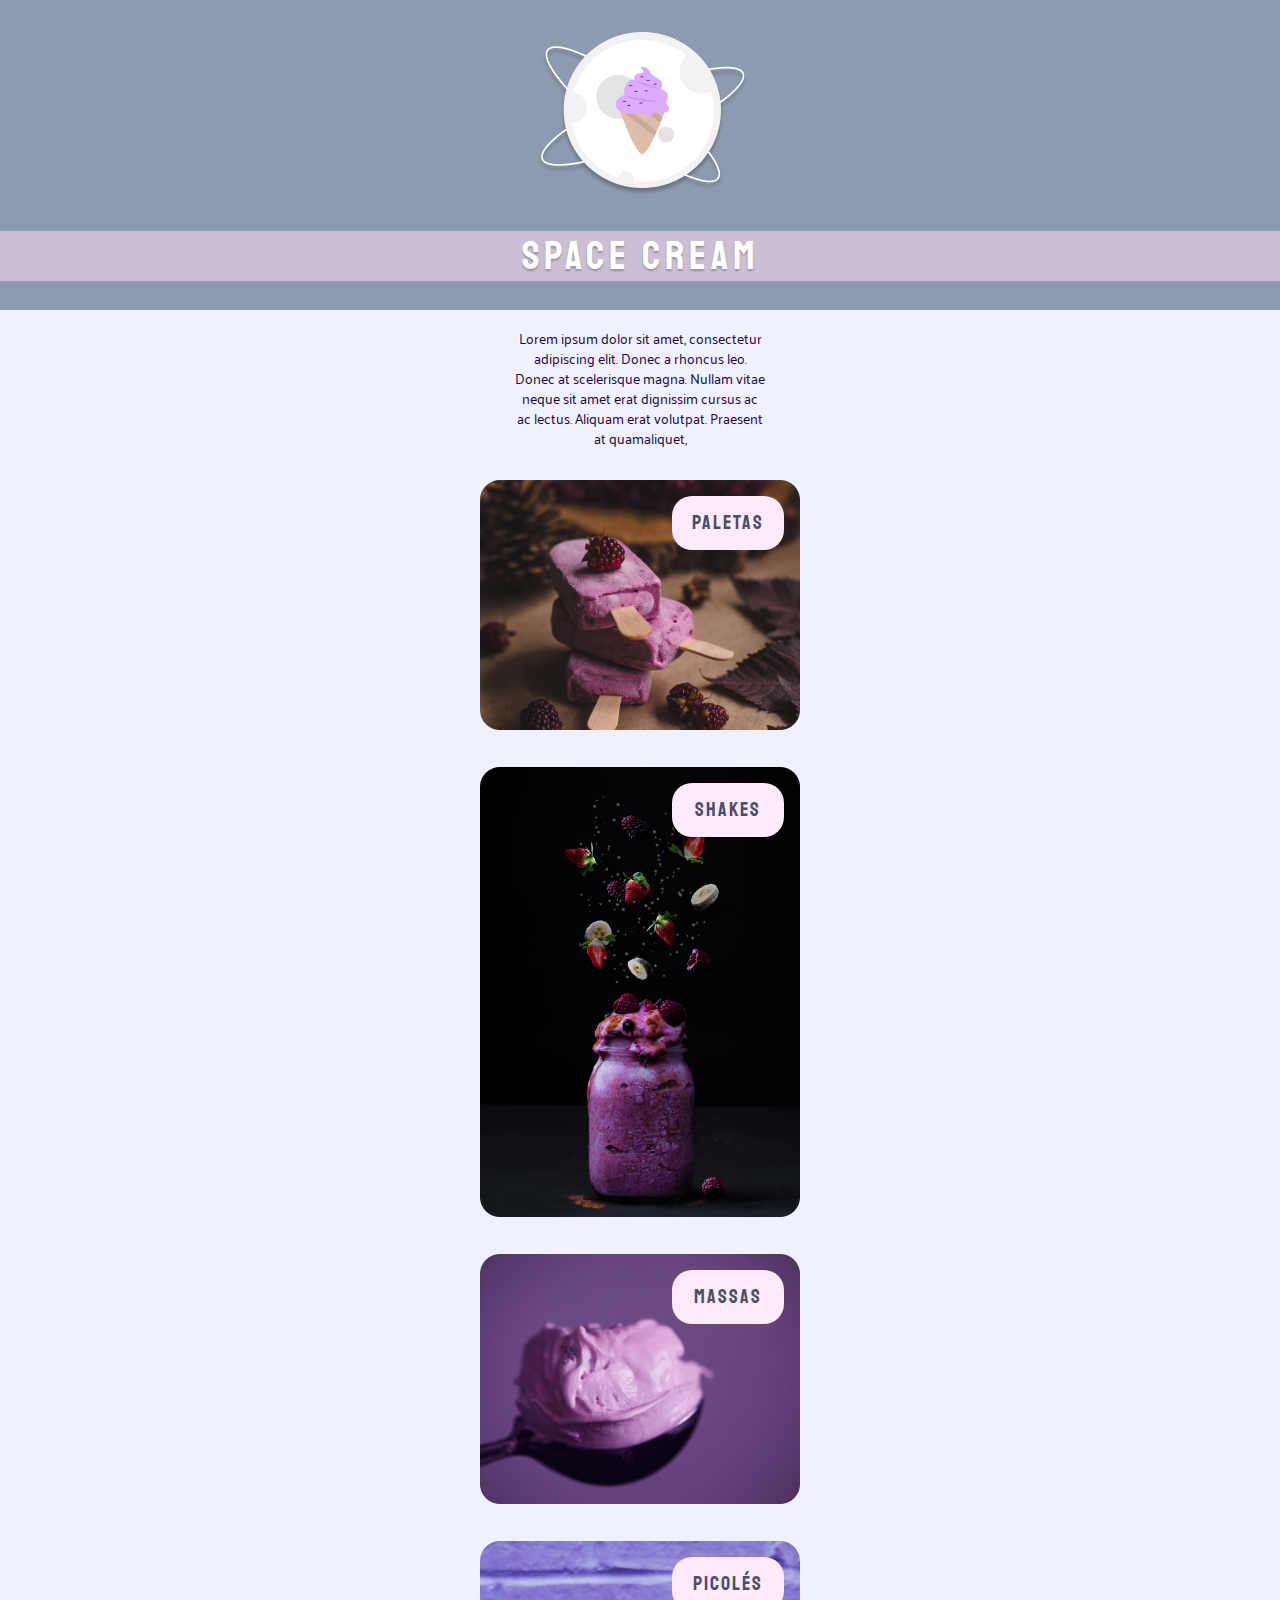
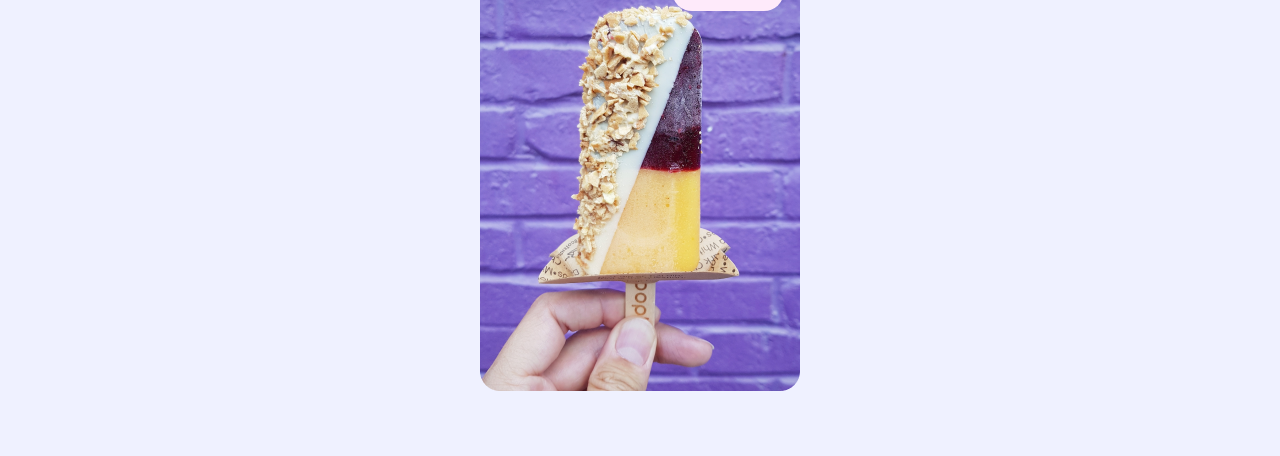
<file: desafio_projeto 05/index.html>
<!DOCTYPE html>
<html lang="pt-br">

<head>
    <link rel="preconnect" href="https://fonts.googleapis.com">
    <link rel="preconnect" href="https://fonts.gstatic.com" crossorigin>
    <meta charset="UTF-8">
    <meta name="viewport" content="width=device-width, initial-scale=1.0">
    <link rel="shortcut icon" href="" type="image/x-icon">
    <link href="https://fonts.googleapis.com/css2?family=Palanquin&family=Staatliches&display=swap" rel="stylesheet">
    <title>SPACE CREAM</title>
    <link rel="stylesheet" href="style.css">
</head>

<body>
    <div class="page">
        <header>
            <img  id="logo" src="./images/logo 1.png" alt="">

            <div class="title">
                <h1>SPACE CREAM</h1>
            </div>

        </header>
        
        <main>
            <div class="text">
                <p>
                    Lorem ipsum dolor sit amet, consectetur adipiscing elit. Donec a rhoncus leo. Donec at scelerisque
                    magna. Nullam vitae neque sit amet erat dignissim cursus ac ac lectus. Aliquam erat volutpat.
                    Praesent at quamaliquet,
                </p>
            </div>

            <div class="cards">
                
                <div class="card">
                    <span>Paletas</span>
                    <img src="./images/sorvete1.png" alt=""> 
                </div>

                <div class="card">
                    <Span>Shakes</Span>
                    <img src="./images/sorvete2.png" alt="">
                </div>

                <div class="card">
                    <span>Massas</span>
                    <img src="./images/sorvete3.png" alt="">
                </div>

                <div class="card">
                    <Span>Picolés</Span>
                    <img src="./images/sorvete4.png" alt="">
                </div>

            </div>
        </main>
    </div>
</body>

</html>
</file>
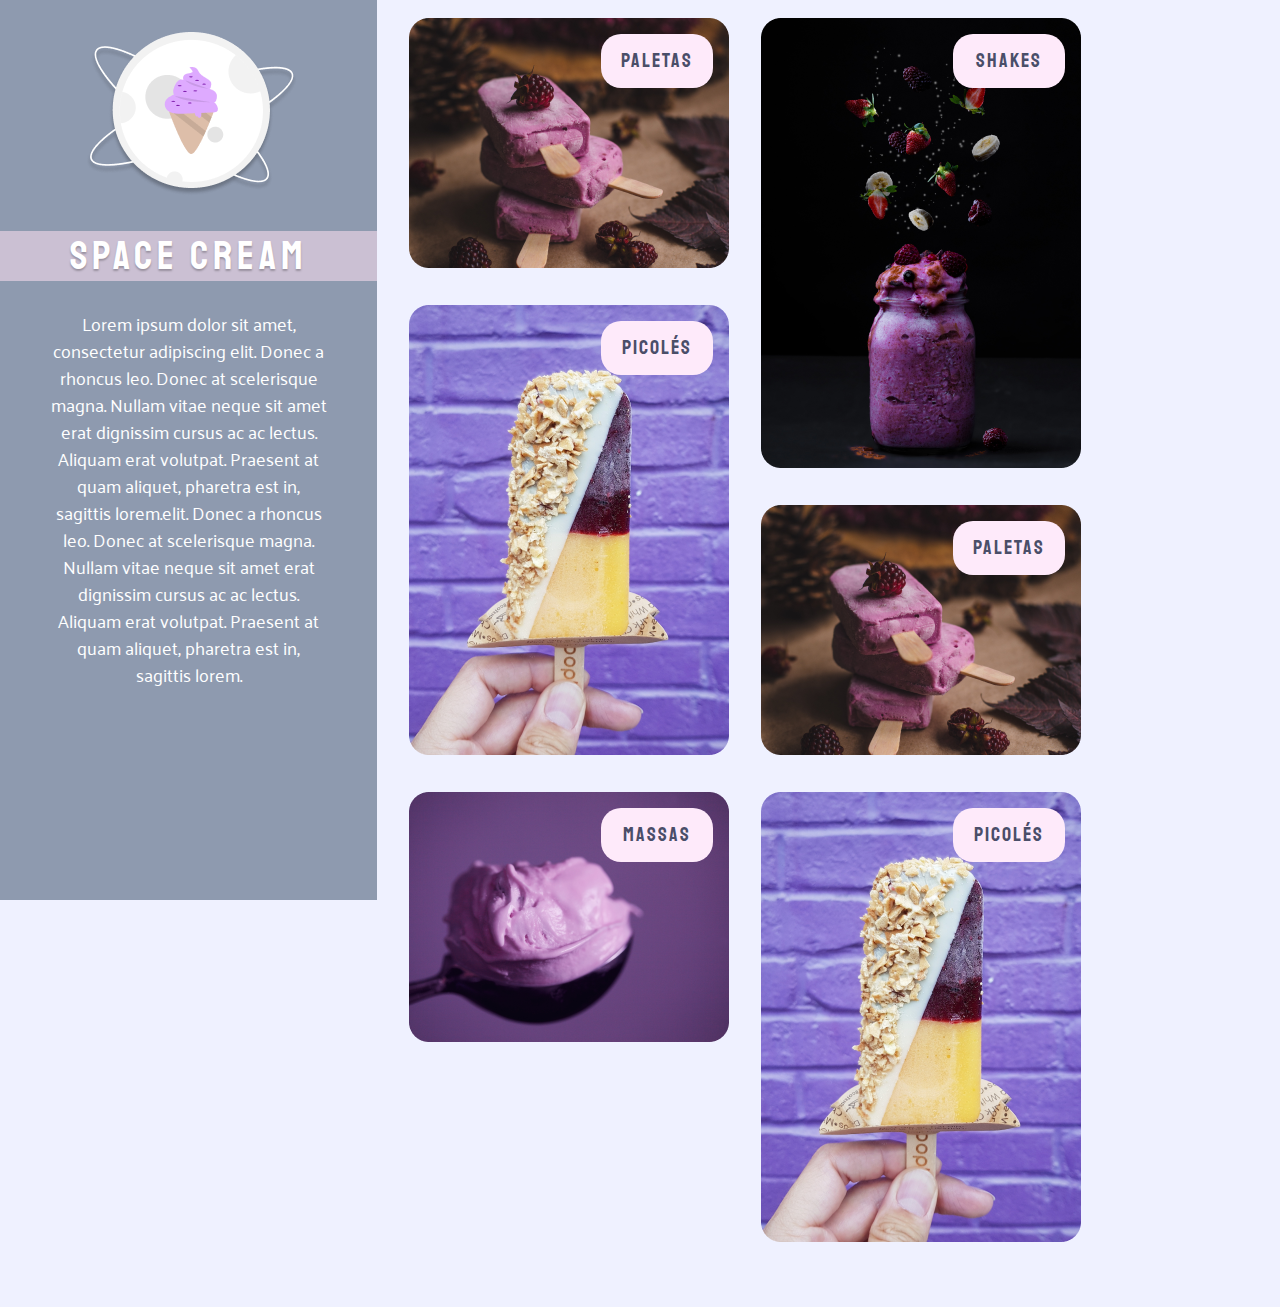
<file: desafio_projeto 05/desafio_projeto 05/index.html>
<!DOCTYPE html>
<html lang="pt-br">

<head>
    <link rel="preconnect" href="https://fonts.googleapis.com">
    <link rel="preconnect" href="https://fonts.gstatic.com" crossorigin>
    <meta charset="UTF-8">
    <meta name="viewport" content="width=device-width, initial-scale=1.0">
    <link rel="shortcut icon" href="" type="image/x-icon">
    <link href="https://fonts.googleapis.com/css2?family=Palanquin&family=Staatliches&display=swap" rel="stylesheet">
    <title>SPACE CREAM</title>
    <link rel="stylesheet" href="style.css">
</head>

<body>
    <div class="page">
        <header>
            <img id="logo" src="./images/logo 1.png" alt="">

            <div class="title">
                <h1>SPACE CREAM</h1>
            </div>

            <div class="intro-desktop">
                <p>
                    Lorem ipsum dolor sit amet, consectetur adipiscing elit. Donec a rhoncus leo. Donec at scelerisque
                    magna. Nullam vitae neque sit amet erat dignissim cursus ac ac lectus. Aliquam erat volutpat.
                    Praesent at quam aliquet, pharetra est in, sagittis lorem.elit. Donec a rhoncus leo. Donec at
                    scelerisque magna. Nullam vitae neque sit amet erat dignissim cursus ac ac lectus. Aliquam erat
                    volutpat. Praesent at quam aliquet, pharetra est in, sagittis lorem.
                </p>
            </div>

        </header>

        <main>
            <div class="text">
                <p>
                    Lorem ipsum dolor sit amet, consectetur adipiscing elit. Donec a rhoncus leo. Donec at scelerisque
                    magna. Nullam vitae neque sit amet erat dignissim cursus ac ac lectus. Aliquam erat volutpat.
                    Praesent at quamaliquet,
                </p>
            </div>

            <div class="cards">

                <div class="card">
                    <span>Paletas</span>
                    <img src="./images/sorvete1.png" alt="">
                </div>

                <div class="card">
                    <Span>Shakes</Span>
                    <img src="./images/sorvete2.png" alt="">
                </div>

                <div class="card">
                    <span>Paletas</span>
                    <img src="./images/sorvete1.png" alt="">
                </div>

                <div class="card">
                    <Span>Picolés</Span>
                    <img src="./images/sorvete4.png" alt="">
                </div>

                
                <div class="card">
                    <Span>Picolés</Span>
                    <img src="./images/sorvete4.png" alt="">
                </div>
                
                
                <div class="card">
                    <span>Massas</span>
                    <img src="./images/sorvete3.png" alt="">
                </div>

            </div>
        </main>
    </div>
</body>

</html>
</file>
<file: desafio_projeto 05/style.css>
* {
    margin: 0;
    padding: 0;
    box-sizing: border-box;
}

:root {
    font-size: 62.5%;
    --fs-primary: 'Staatliches', cursive;
    --fs-secondary: 'Palanquin', sans-serif;

}

body {
    font-family: var(--fs-secondary);
    background: #EFF1FF;

}

h1 {
    font-size: 4rem;
    color: #ffffff;
    font-weight: 400;
    -webkit-font-smoothing: antialiased;
    text-shadow: 0px 2px 2px rgba(0, 0, 0, 0.25);
}

h1,
span {
    font-family: var(--fs-primary);
    text-transform: uppercase;
    letter-spacing: 0.5rem;
    line-height: 3.4rem;
}

header {
    background: #8E9AAF;
    display: grid;
    place-items: center;
    
}

#logo {
    padding: 3.2rem 0;
}

.title {
    background: #CBC0D3;
    margin-bottom: 2.9rem;
    padding: 0.8rem;
    text-align: center;
    width: 100%;
}

main{
    display: flex;
    flex-direction: column;
    align-items: center;
    padding: 1.8rem 3.2rem 6rem;
}

.text{
    text-align: center;
    padding: 0 3.2rem 3.2rem;
    width: 31.5rem;
    font-weight: 400;
    font-size: 1.4rem;
    line-height:  2rem;
    font-family: var(--fs-secondary);
    -webkit-font-smoothing: antialiased;
    color: #23053A;


}

.cards {
    gap: 3.2rem;
    display: grid;

}

.cards .card{
    position: relative;
    
}

.cards .card span{
  
    position: absolute;
    top: 16px;
    right:16px;
    background:#FEEAFA ;
    border-radius: 2rem ;
    color:#4A4E69 ;
    font-size: 2rem;
    line-height: 3.4rem;
    padding: 1rem 2rem;
    width: 11.2rem;
    text-align: center;
    letter-spacing: 0.2rem;
}

.cards .card img {
    width: 100%;
    object-fit: cover;
    height: auto;

}
</file>
<file: desafio_projeto 05/desafio_projeto 05/style.css>
* {
    margin: 0;
    padding: 0;
    box-sizing: border-box;
}

:root {
    font-size: 62.5%;
    --fs-primary: 'Staatliches', cursive;
    --fs-secondary: 'Palanquin', sans-serif;

}

body {
    font-family: var(--fs-secondary);
    background: #EFF1FF;

}

h1 {
    font-size: 4rem;
    color: #ffffff;
    font-weight: 400;
    -webkit-font-smoothing: antialiased;
    text-shadow: 0px 2px 2px rgba(0, 0, 0, 0.25);
}

h1,
span {
    font-family: var(--fs-primary);
    text-transform: uppercase;
    letter-spacing: 0.5rem;
    line-height: 3.4rem;
}

header {
    background: #8E9AAF;
    display: grid;
    place-items: center;

}

#logo {
    padding: 3.2rem 0;
}

.title {
    background: #CBC0D3;
    margin-bottom: 2.9rem;
    padding: 0.8rem;
    text-align: center;
    width: 100%;
}

main {
    display: flex;
    flex-direction: column;
    align-items: center;
    padding: 1.8rem 3.2rem 6rem;
}

.text {
    text-align: center;
    padding: 0 3.2rem 3.2rem;
    width: 31.5rem;
    font-weight: 400;
    font-size: 1.4rem;
    line-height: 2rem;
    font-family: var(--fs-secondary);
    -webkit-font-smoothing: antialiased;
    color: #23053A;


}

.cards {
    gap: 3.2rem;
    display: grid;

}

.cards .card {
    position: relative;

}

.cards .card span {

    position: absolute;
    top: 16px;
    right: 16px;
    background: #FEEAFA;
    border-radius: 2rem;
    color: #4A4E69;
    font-size: 2rem;
    line-height: 3.4rem;
    padding: 1rem 2rem;
    width: 11.2rem;
    text-align: center;
    letter-spacing: 0.2rem;
}

.cards .card img {
    width: 100%;
    object-fit: cover;
    height: auto;

}

.cards .card:hover {
    transform: scale(1.1);
    animation-timing-function: cubic-bezier(ease);
    opacity: 0.8;
}

@media (max-width: 900px) {
    .intro-desktop {
        display: none;
    }
}


@media (min-width: 900px) {

    .cards{
        grid-template-areas: 
        "a b"
        "c b"
        "c d"
        "f e";
    }

    .cards .card:nth-child(1){
        grid-area: a;
    }

    .cards .card:nth-child(2){
        grid-area: b;
    }

    .cards .card:nth-child(3){
        grid-area: d;
    }

    .cards .card:nth-child(4){
        grid-area: c;
    }

    .cards .card:nth-child(5){
        grid-area: e;
    }

    .cards .card:nth-child(6){
        grid-area: f;
    }




    .page {
        display: flex;
    }


    header{ 
        width: 37.7rem;
        height: 100vh;
        position: fixed;
        display: flex;
        flex-direction: column;
        
    }

    .text {
        display: none;
        
    }

    .intro-desktop{
        color: #ffffff;
        font-size: 1.8rem;
        line-height: 1.5;
        width: 28rem;
        text-align: center;
    }
    
    .cards {
        margin-left: 37.7rem;
    }

}

@media (min-width: 1440px) {
    .cards{
        grid-template-areas: 
        "a b c"
        "d b e"
        "d f e";
    }

    .cards .card:nth-child(1){
        grid-area: a;
    }

    .cards .card:nth-child(2){
        grid-area: b;
    }

    .cards .card:nth-child(3){
        grid-area: c;
    }

    .cards .card:nth-child(4){
        grid-area: d;
    }

    .cards .card:nth-child(5){
        grid-area: e;
    }

    .cards .card:nth-child(6){
        grid-area: f;
    }
}
</file>
